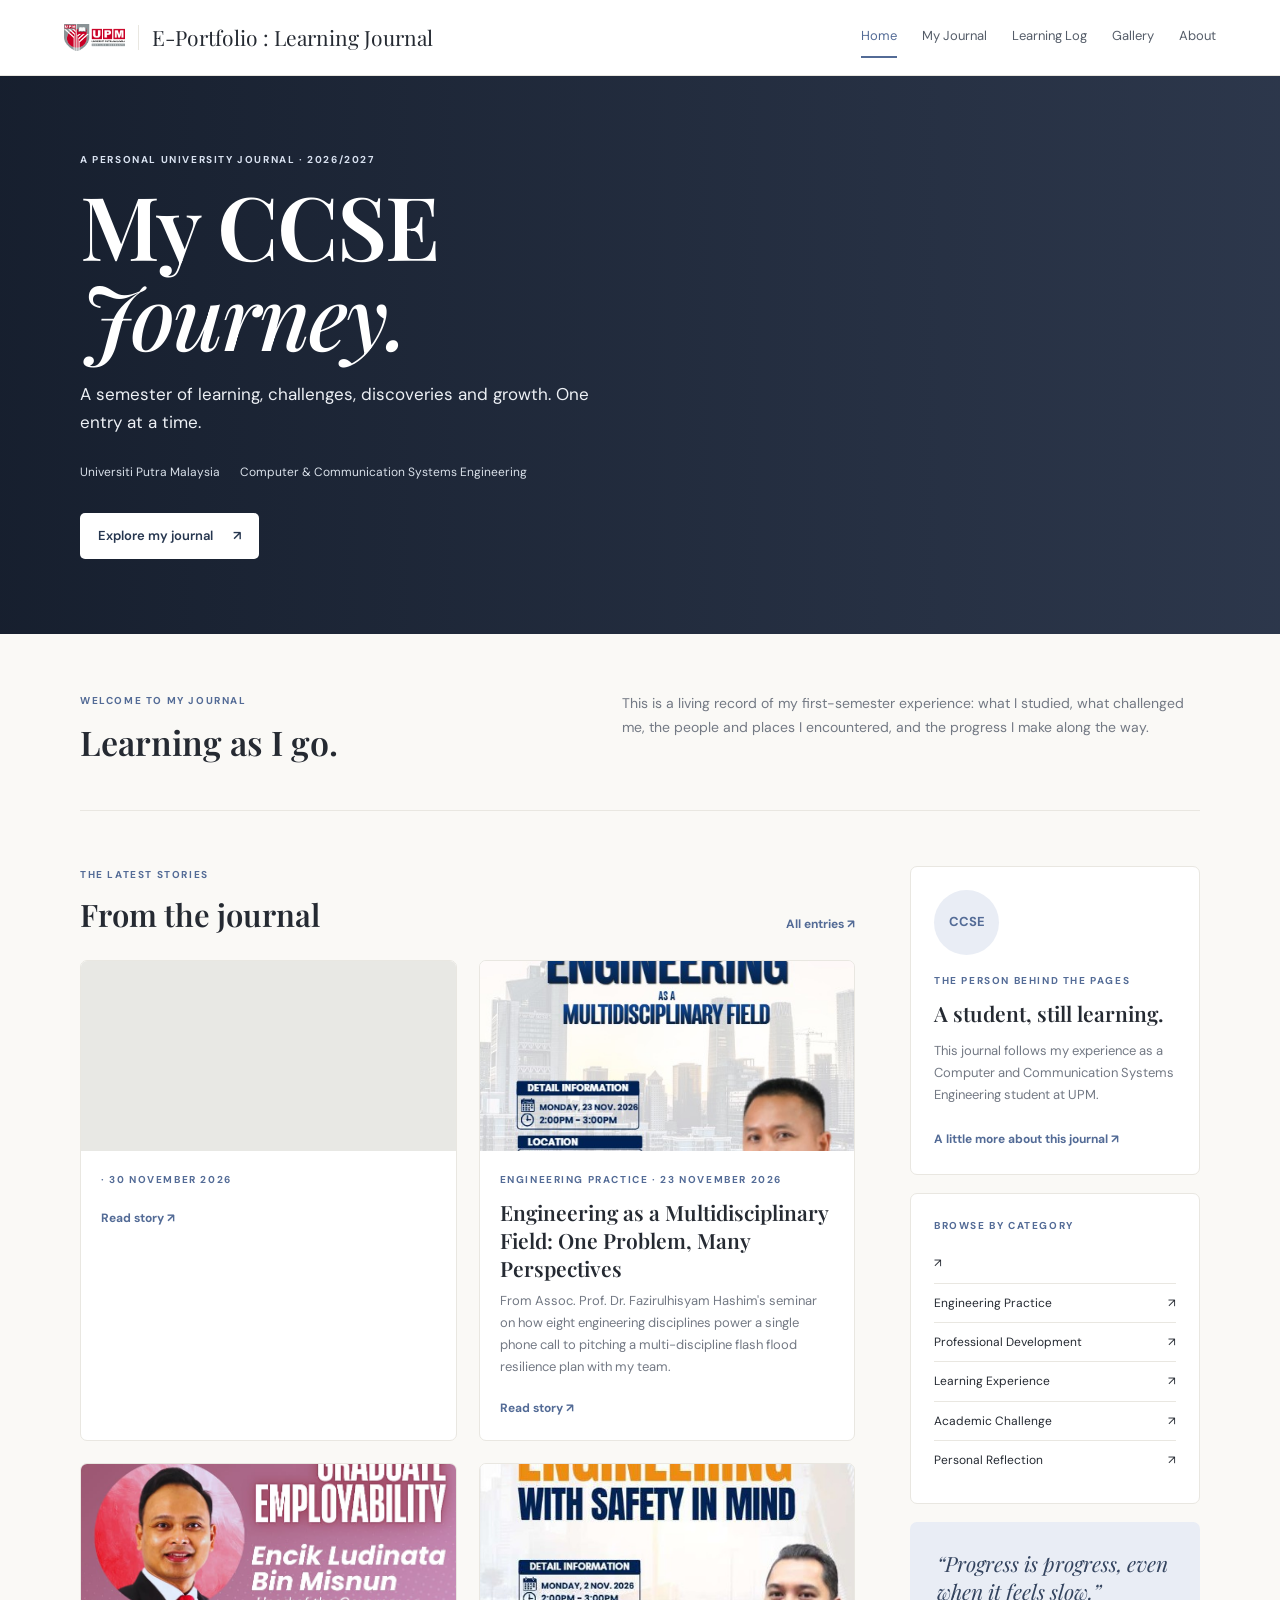
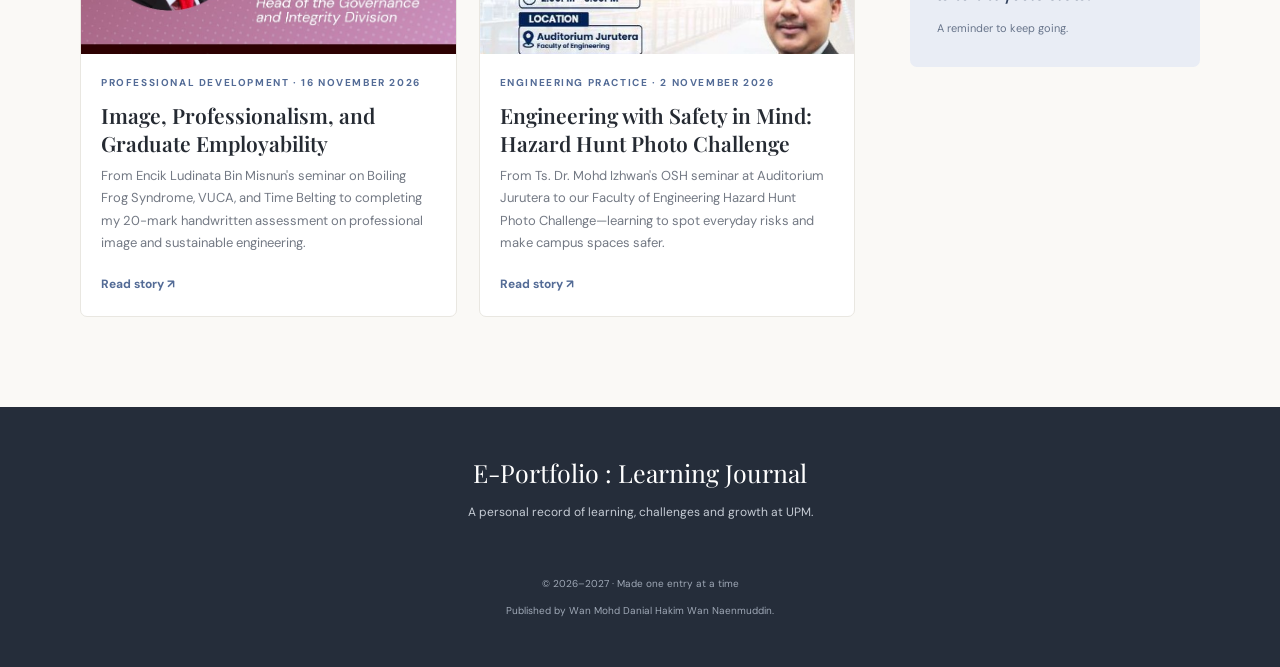
<file: index.html>
<!doctype html>
<html lang="en">
  <head>
    <meta charset="UTF-8" />
    <meta name="viewport" content="width=device-width, initial-scale=1.0" />
    <meta
      name="description"
      content="A personal digital journal documenting a semester of learning, challenges and growth in CCSE at UPM."
    />
    <title>E-Portfolio : Learning Journal — Home</title>
    <link rel="preconnect" href="https://fonts.googleapis.com" />
    <link rel="preconnect" href="https://fonts.gstatic.com" crossorigin />
    <link
      href="https://fonts.googleapis.com/css2?family=DM+Sans:wght@400;500;600;700&family=Playfair+Display:wght@500;600;700&display=swap"
      rel="stylesheet"
    />
    <link rel="stylesheet" href="assets/css/style.css?v=7" />
  </head>
  <body>
    <div id="site-header"></div>
    <main>
      <section class="hero">
        <div class="hero-shade"></div>
        <div class="hero-inner">
          <p class="eyebrow light">A PERSONAL UNIVERSITY JOURNAL · 2026/2027</p>
          <h1>My CCSE<br /><em>Journey.</em></h1>
          <p class="hero-copy">
            A semester of learning, challenges, discoveries and growth. One
            entry at a time.
          </p>
          <div class="hero-meta">
            <span>Universiti Putra Malaysia</span
            ><span>Computer &amp; Communication Systems Engineering</span>
          </div>
          <a class="button button-light" href="journal.html"
            >Explore my journal <span>↗</span></a
          >
        </div>
      </section>

      <section class="intro-strip wrap">
        <div>
          <p class="eyebrow">WELCOME TO MY JOURNAL</p>
          <h2>Learning as I go.</h2>
        </div>
        <p>
          This is a living record of my first-semester experience: what I
          studied, what challenged me, the people and places I encountered, and
          the progress I make along the way.
        </p>
      </section>

      <section class="wrap content-grid home-grid">
        <div>
          <div class="section-heading">
            <div>
              <p class="eyebrow">THE LATEST STORIES</p>
              <h2>From the journal</h2>
            </div>
            <a class="text-link" href="journal.html">All entries ↗</a>
          </div>
          <div id="latest-posts" class="post-grid"></div>
        </div>
        <aside class="sidebar">
          <section class="side-card author-card">
            <div class="avatar">CCSE</div>
            <p class="eyebrow">THE PERSON BEHIND THE PAGES</p>
            <h3>A student, still learning.</h3>
            <p>
              This journal follows my experience as a Computer and Communication
              Systems Engineering student at UPM.
            </p>
            <a class="text-link" href="about.html"
              >A little more about this journal ↗</a
            >
          </section>
          <section class="side-card">
            <p class="eyebrow">BROWSE BY CATEGORY</p>
            <div id="category-links" class="category-list"></div>
          </section>
          <section class="quote-card">
            <p>“Progress is progress, even when it feels slow.”</p>
            <span>A reminder to keep going.</span>
          </section>
        </aside>
      </section>
    </main>
    <div id="site-footer"></div>
    <script src="assets/js/site.js?v=7"></script>
    <script src="assets/js/data-loader.js?v=6"></script>
  </body>
</html>
</file>
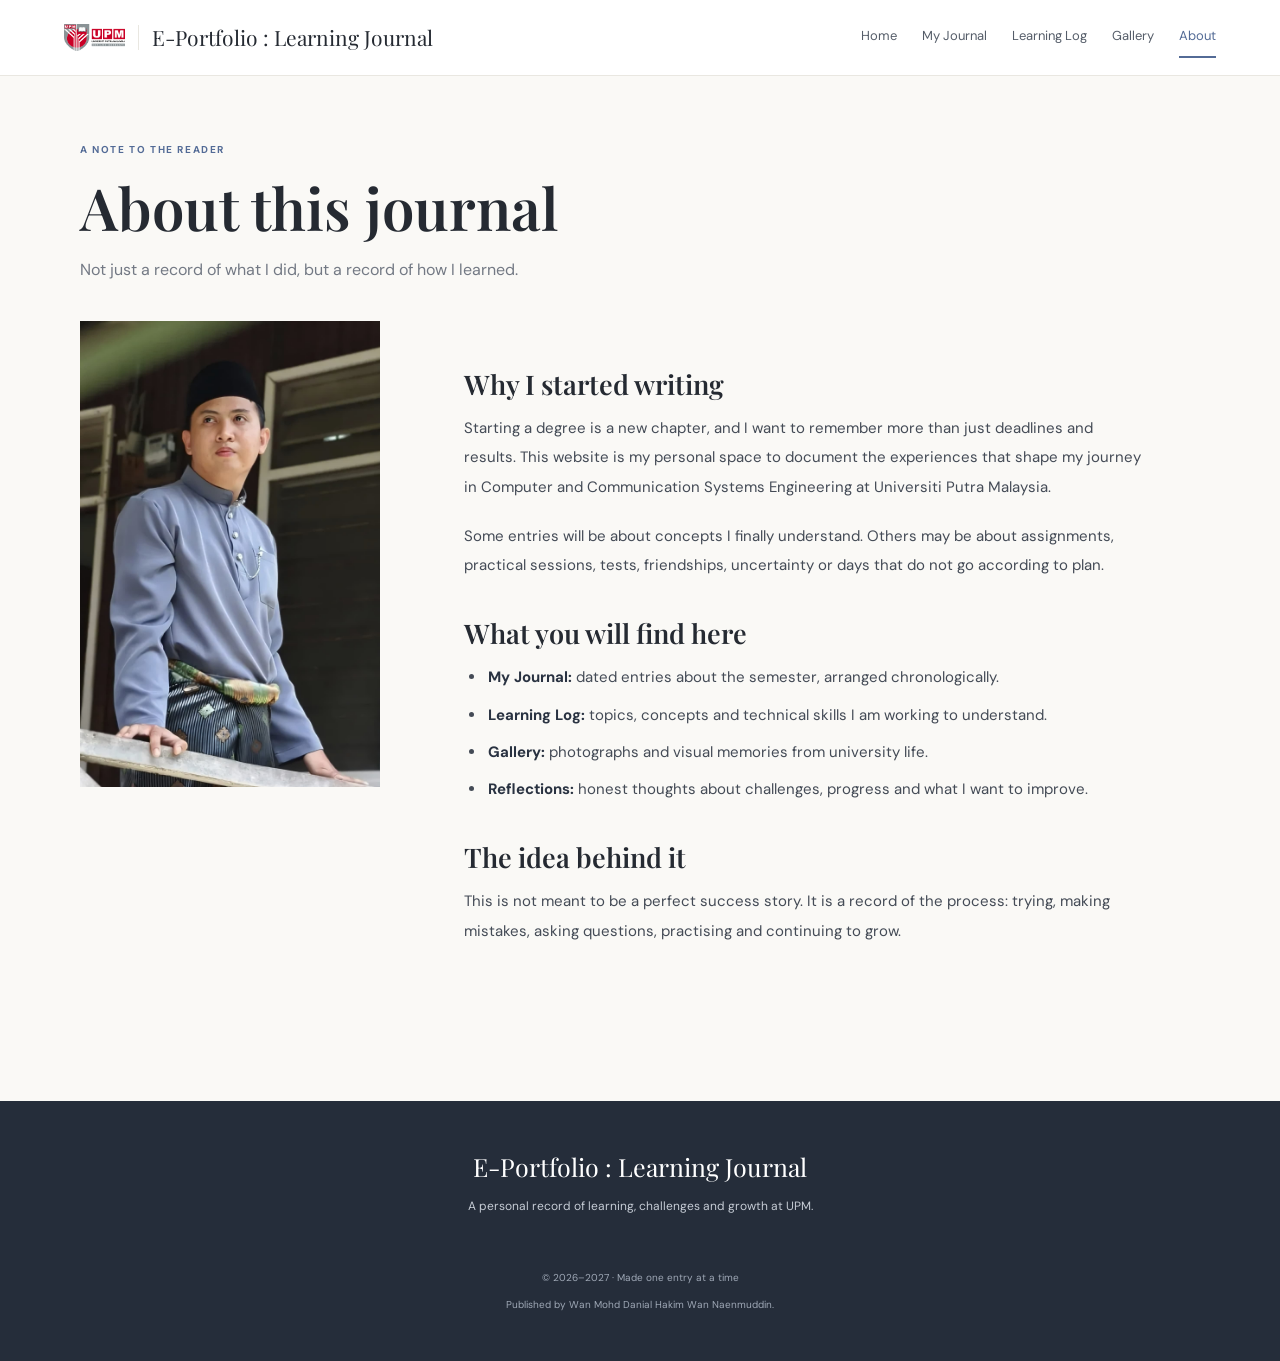
<file: about.html>
<!DOCTYPE html>
<html lang="en">
<head>
  <meta charset="UTF-8"><meta name="viewport" content="width=device-width, initial-scale=1.0">
  <title>E-Portfolio : Learning Journal — About</title>
  <link rel="preconnect" href="https://fonts.googleapis.com"><link rel="preconnect" href="https://fonts.gstatic.com" crossorigin>
  <link href="https://fonts.googleapis.com/css2?family=DM+Sans:wght@400;500;600;700&family=Playfair+Display:wght@500;600;700&display=swap" rel="stylesheet">
  <link rel="stylesheet" href="assets/css/style.css?v=7">
</head>
<body>
  <div id="site-header"></div>
  <main class="wrap page-main about-page">
    <header class="page-heading"><p class="eyebrow">A NOTE TO THE READER</p><h1>About this journal</h1><p>Not just a record of what I did, but a record of how I learned.</p></header>
    <div class="about-layout">
    <div class="about-image"> <img src="assets/images/profile/profile.jpeg" alt="Danny at Universiti Putra Malaysia" /> </div>      <article class="prose">
        <h2>Why I started writing</h2>
        <p>Starting a degree is a new chapter, and I want to remember more than just deadlines and results. This website is my personal space to document the experiences that shape my journey in Computer and Communication Systems Engineering at Universiti Putra Malaysia.</p>
        <p>Some entries will be about concepts I finally understand. Others may be about assignments, practical sessions, tests, friendships, uncertainty or days that do not go according to plan.</p>
        <h2>What you will find here</h2>
        <ul><li><strong>My Journal:</strong> dated entries about the semester, arranged chronologically.</li><li><strong>Learning Log:</strong> topics, concepts and technical skills I am working to understand.</li><li><strong>Gallery:</strong> photographs and visual memories from university life.</li><li><strong>Reflections:</strong> honest thoughts about challenges, progress and what I want to improve.</li></ul>
        <h2>The idea behind it</h2>
        <p>This is not meant to be a perfect success story. It is a record of the process: trying, making mistakes, asking questions, practising and continuing to grow.</p>
      </article>
    </div>
  </main>
  <div id="site-footer"></div>
  <script src="assets/js/site.js?v=7"></script>
</body>
</html>
</file>
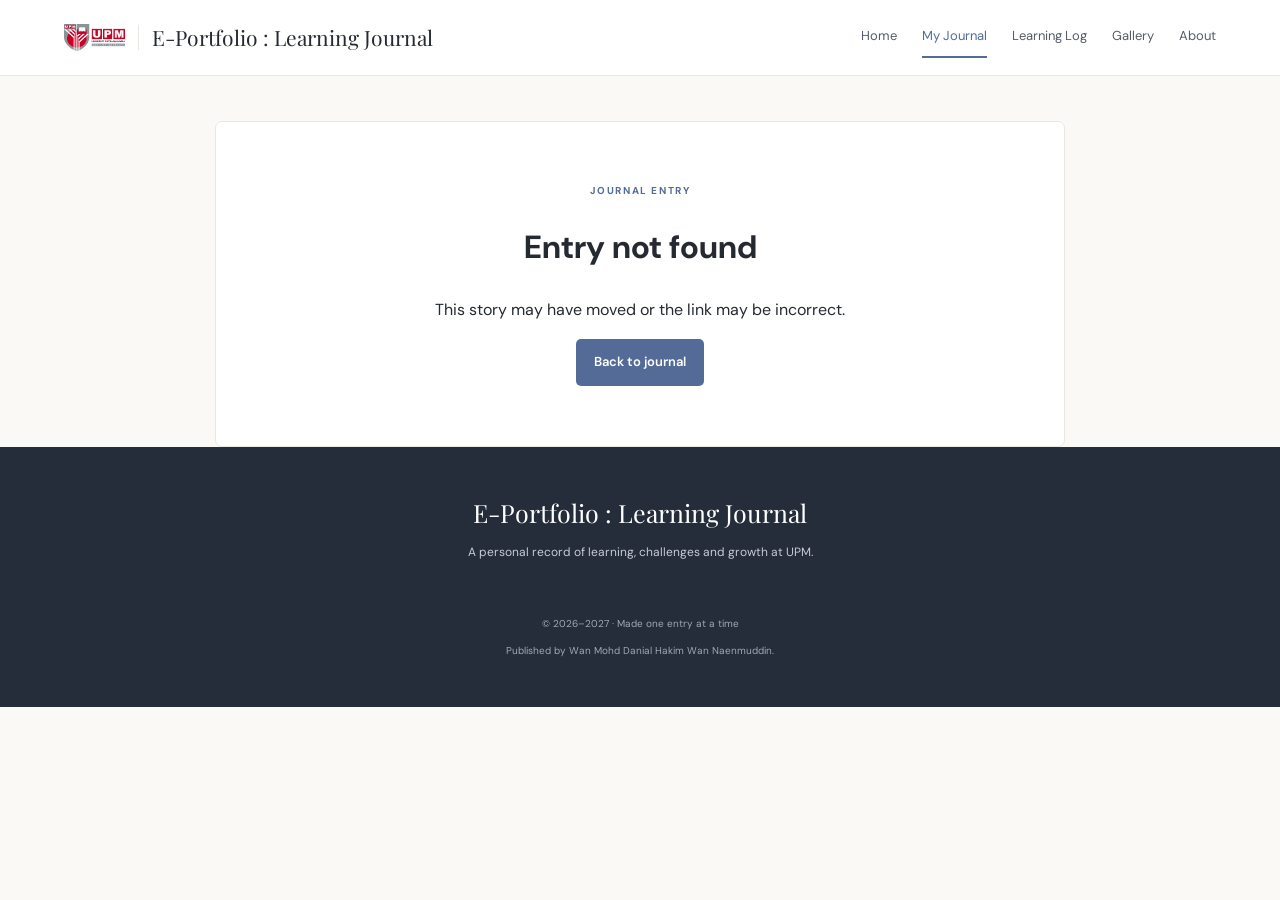
<file: article.html>
<!DOCTYPE html>
<html lang="en">
<head>
  <meta charset="UTF-8"><meta name="viewport" content="width=device-width, initial-scale=1.0">
  <title>Journal Entry — My CCSE Journey</title>
  <link rel="preconnect" href="https://fonts.googleapis.com"><link rel="preconnect" href="https://fonts.gstatic.com" crossorigin>
  <link href="https://fonts.googleapis.com/css2?family=DM+Sans:wght@400;500;600;700&family=Playfair+Display:wght@500;600;700&display=swap" rel="stylesheet">
  <link rel="stylesheet" href="assets/css/style.css?v=7">
</head>
<body>
  <div id="site-header"></div>
  <main class="wrap article-wrap" id="article-content">
    <p class="muted">Loading journal entry…</p>
  </main>
  <div id="site-footer"></div>
  <script src="assets/js/site.js?v=7"></script><script src="assets/js/data-loader.js?v=6"></script>
</body>
</html>
</file>
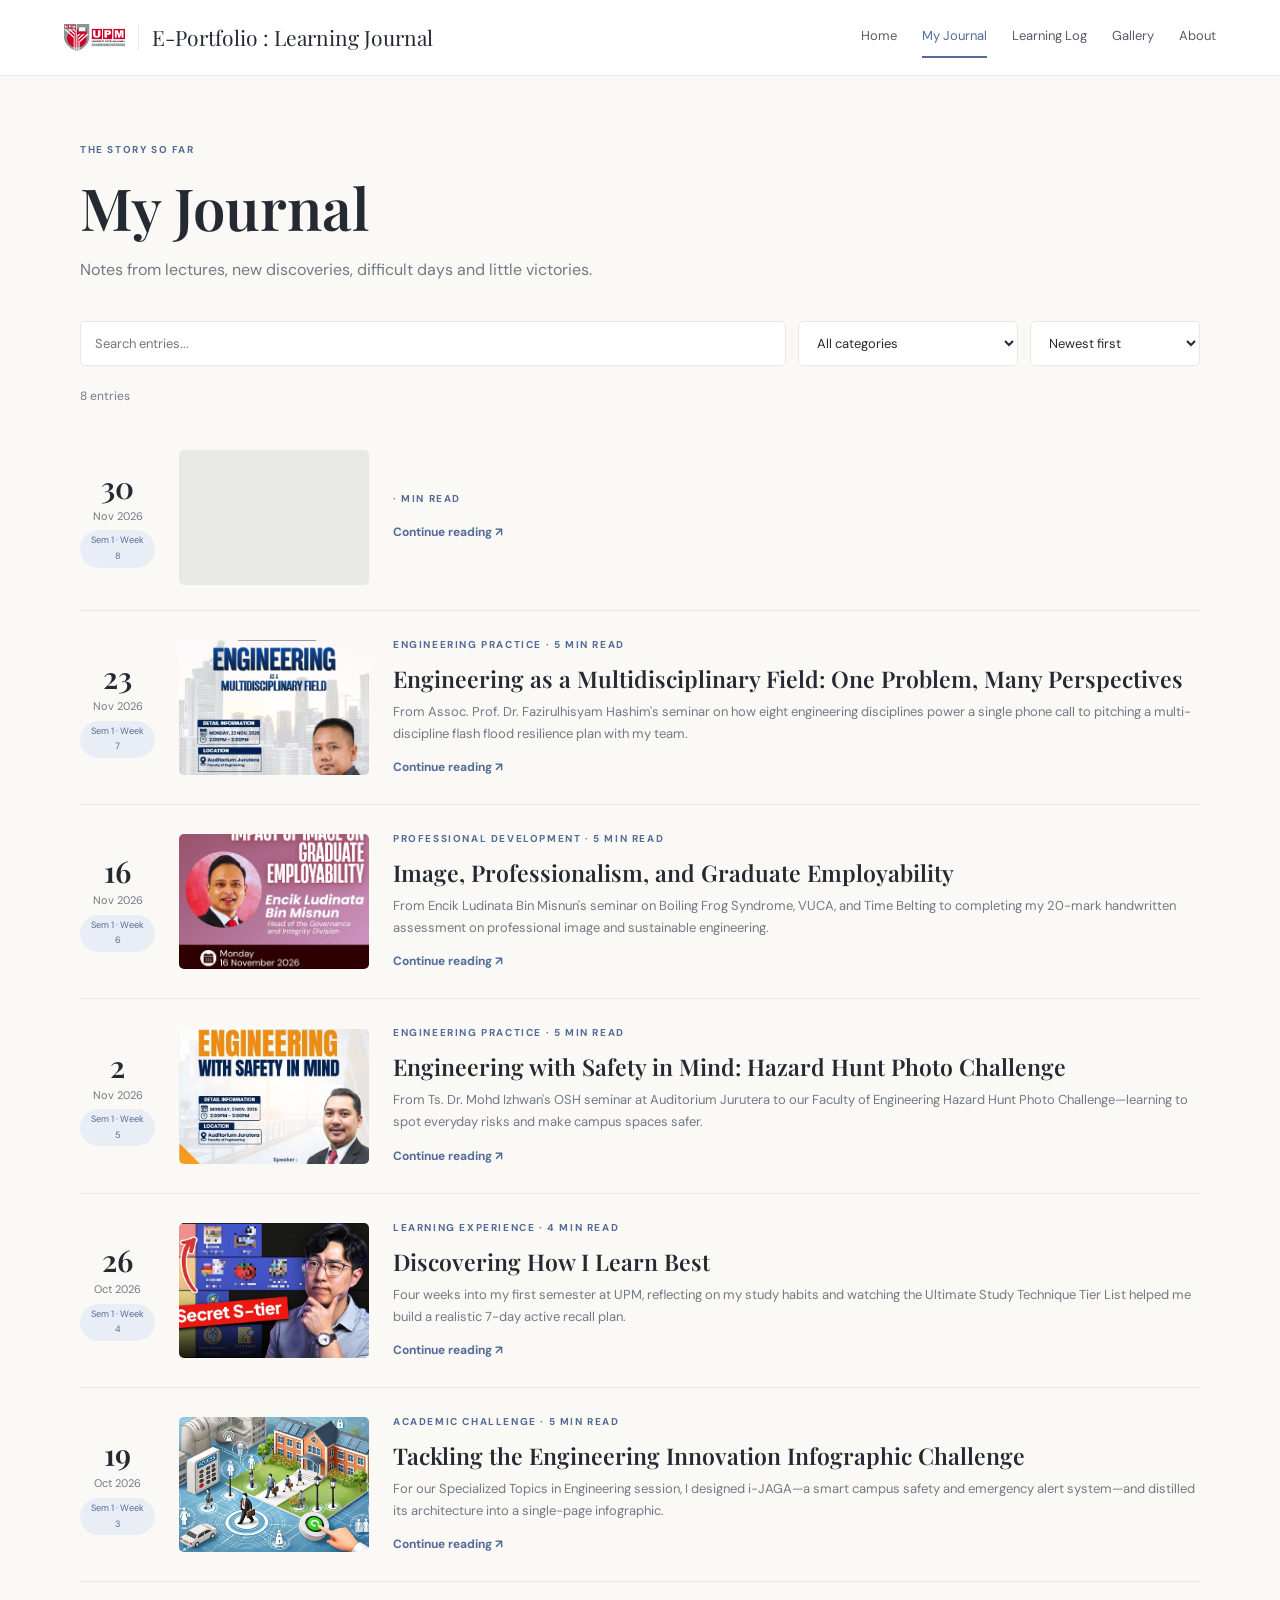
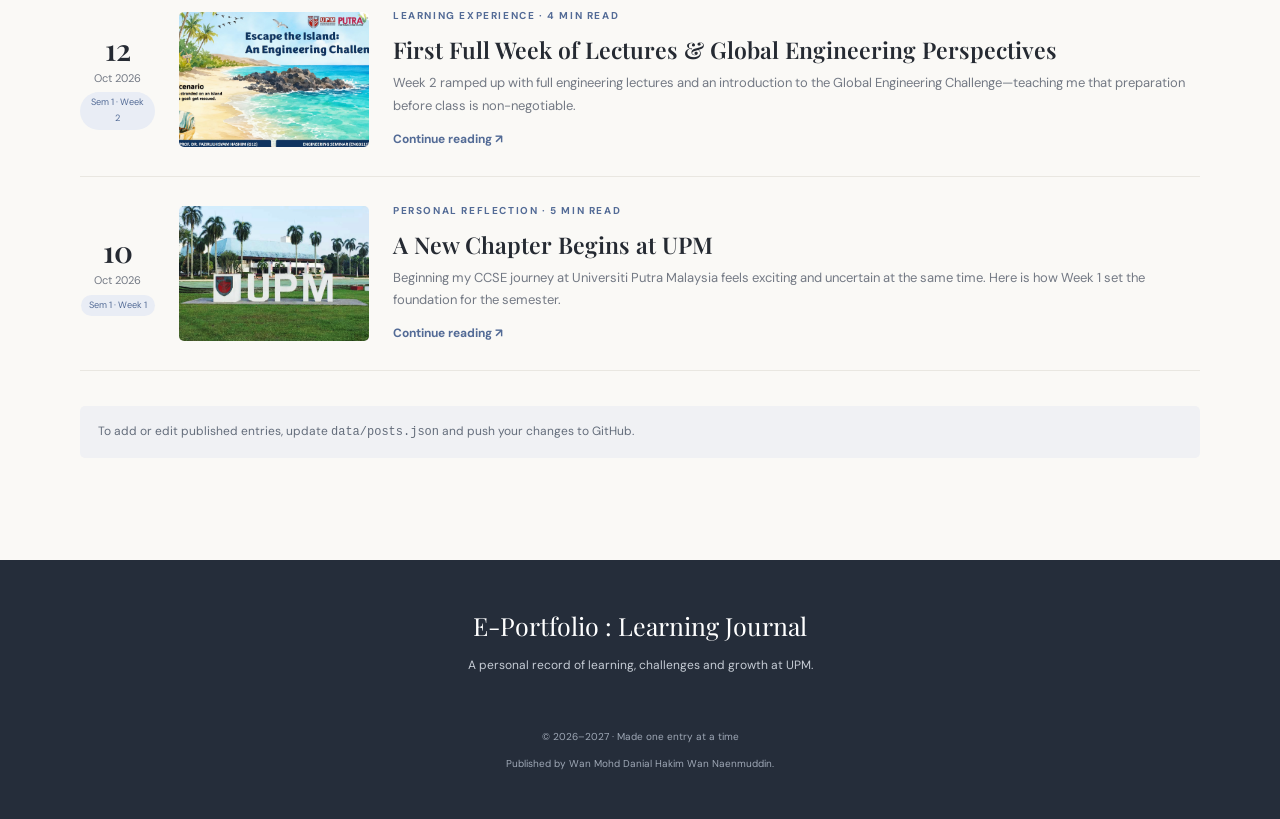
<file: journal.html>
<!doctype html>
<html lang="en">
  <head>
    <meta charset="UTF-8" />
    <meta name="viewport" content="width=device-width, initial-scale=1.0" />
    <title>E-Portfolio : Learning Journal — My Journal</title>
    <link rel="preconnect" href="https://fonts.googleapis.com" />
    <link rel="preconnect" href="https://fonts.gstatic.com" crossorigin />
    <link
      href="https://fonts.googleapis.com/css2?family=DM+Sans:wght@400;500;600;700&family=Playfair+Display:wght@500;600;700&display=swap"
      rel="stylesheet"
    />
    <link rel="stylesheet" href="assets/css/style.css?v=7" />
  </head>
  <body>
    <div id="site-header"></div>
    <main class="wrap page-main">
      <header class="page-heading">
        <p class="eyebrow">THE STORY SO FAR</p>
        <h1>My Journal</h1>
        <p>
          Notes from lectures, new discoveries, difficult days and little
          victories.
        </p>
      </header>
      <div class="journal-tools">
        <input
          id="search-input"
          type="search"
          placeholder="Search entries..."
          aria-label="Search journal entries"
        />
        <select id="category-filter" aria-label="Filter by category">
          <option value="all">All categories</option>
        </select>
        <select id="sort-order" aria-label="Sort entries">
          <option value="newest">Newest first</option>
          <option value="oldest">Oldest first</option>
        </select>
      </div>
      <p id="results-count" class="muted small"></p>
      <div id="journal-list" class="journal-list"></div>
      <p class="editor-note">
        To add or edit published entries, update
        <code>data/posts.json</code> and push your changes to GitHub.
      </p>
    </main>
    <div id="site-footer"></div>
    <script src="assets/js/site.js?v=7"></script>
    <script src="assets/js/data-loader.js?v=6"></script>
  </body>
</html>
</file>
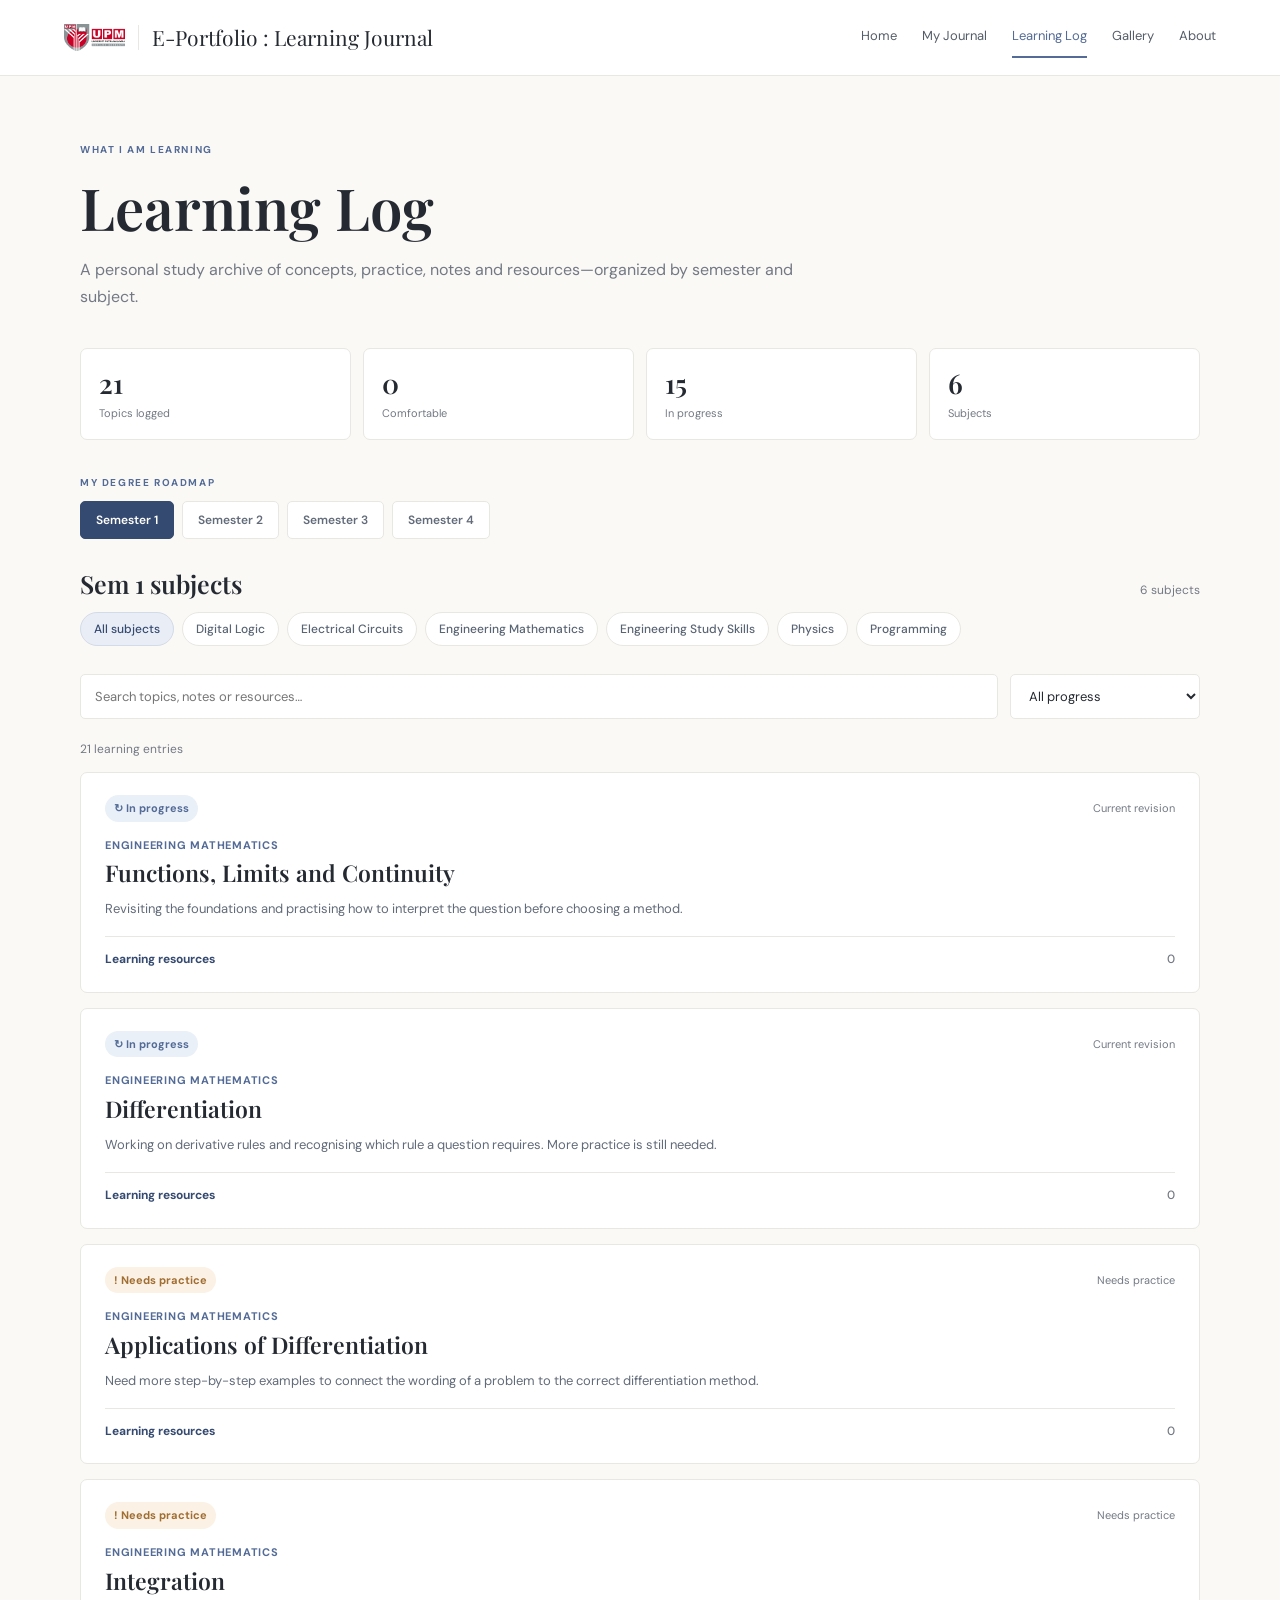
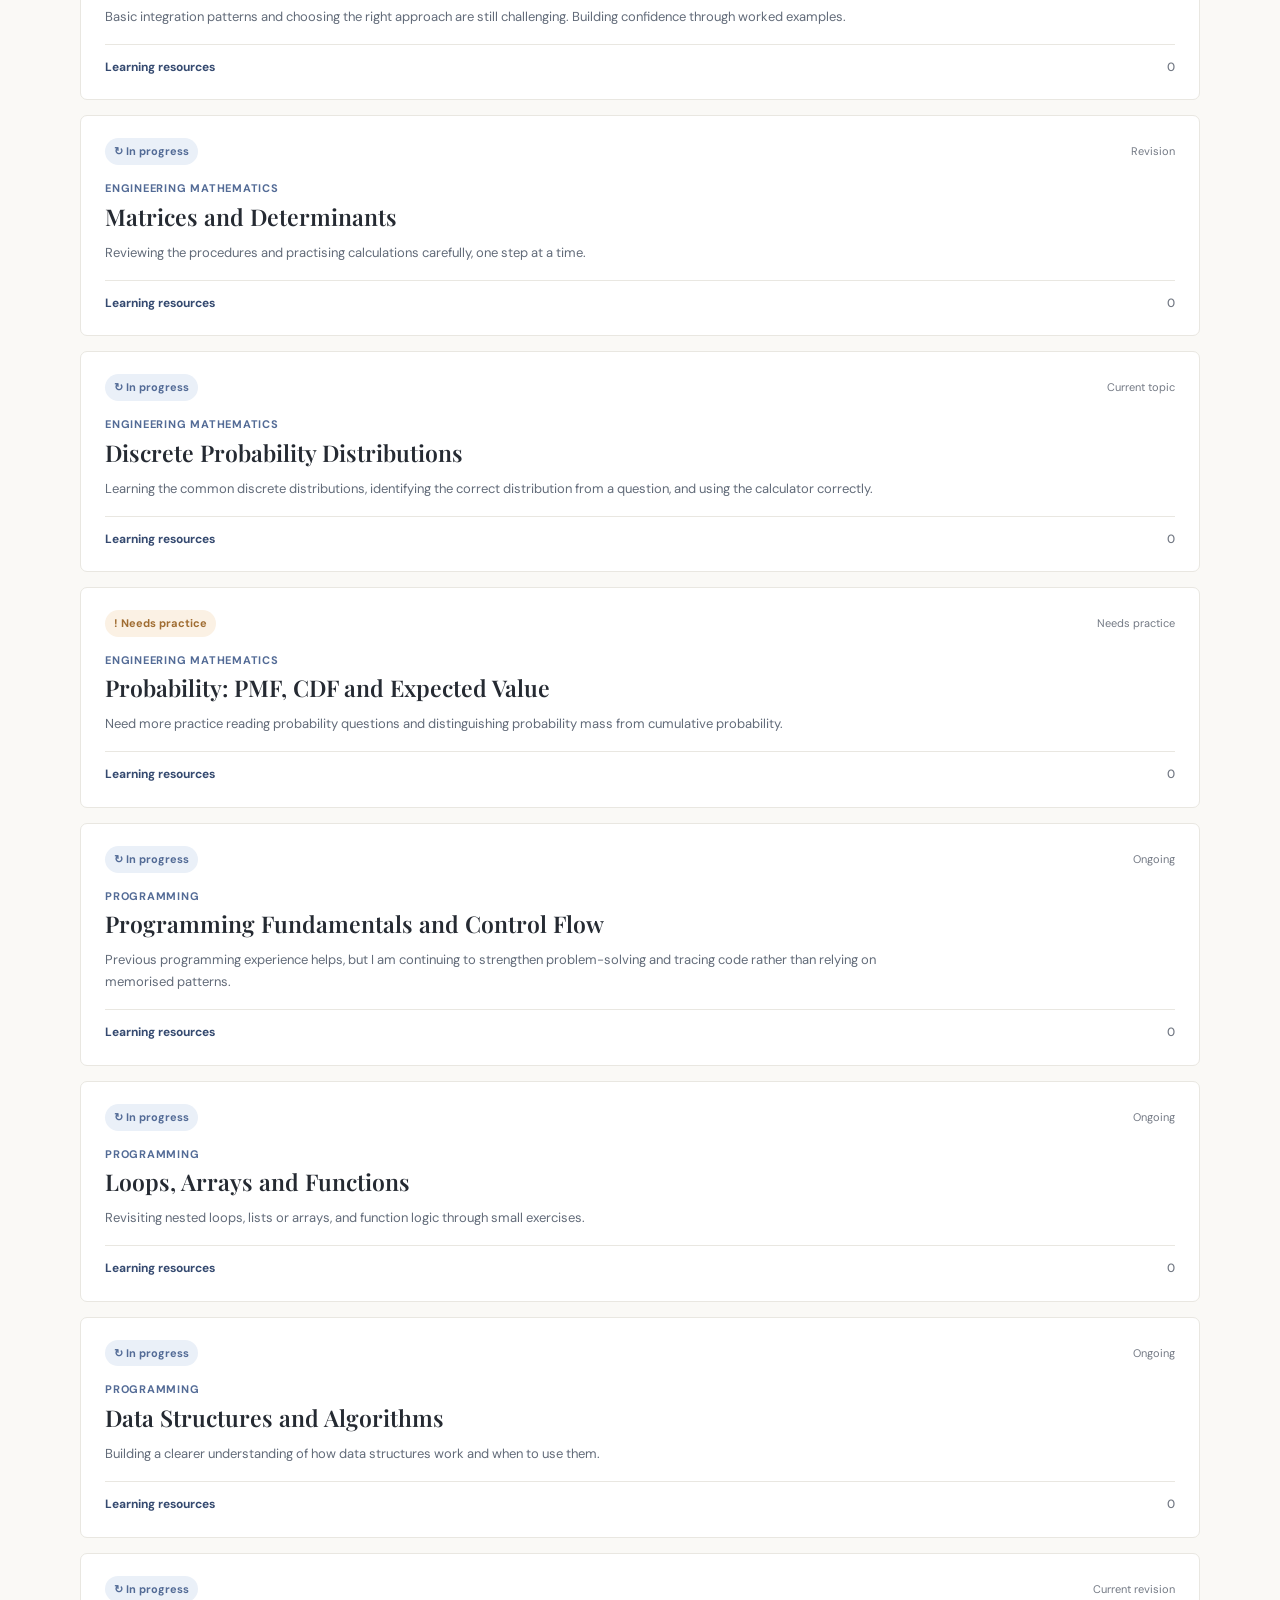
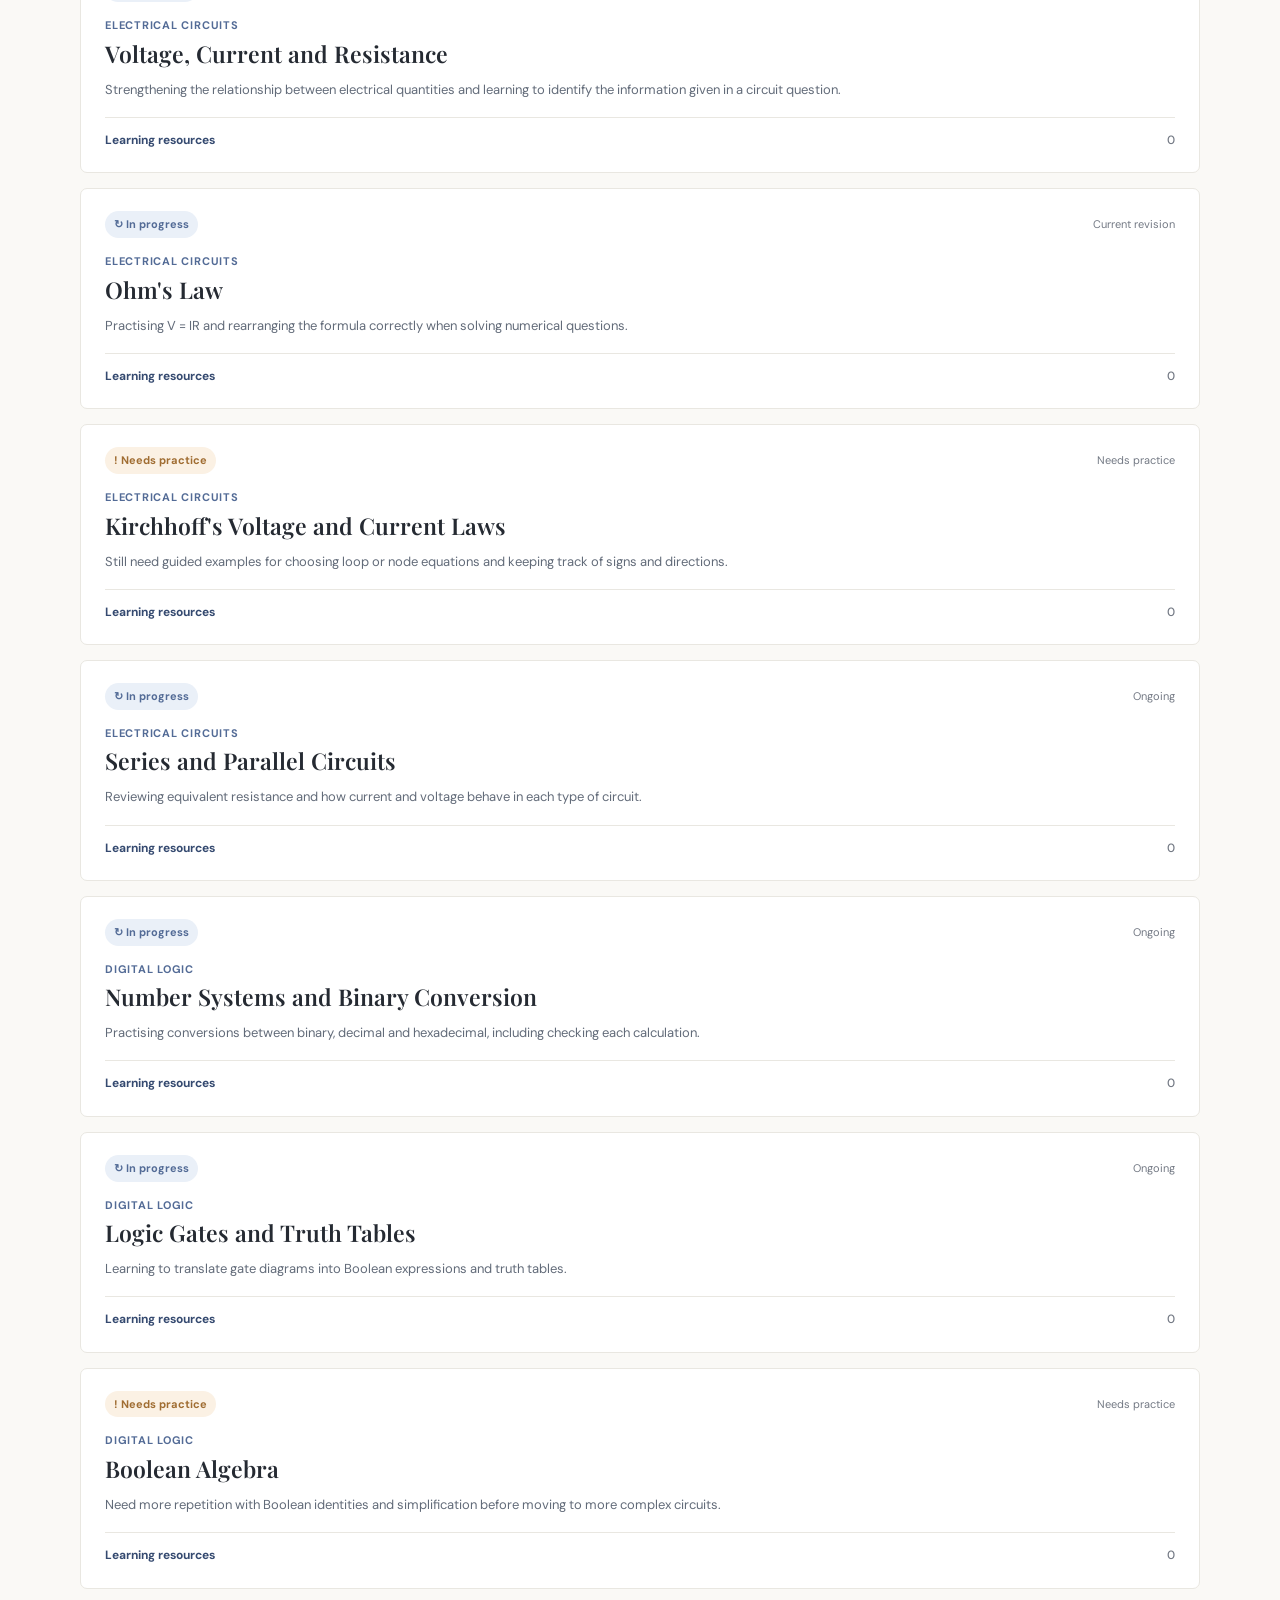
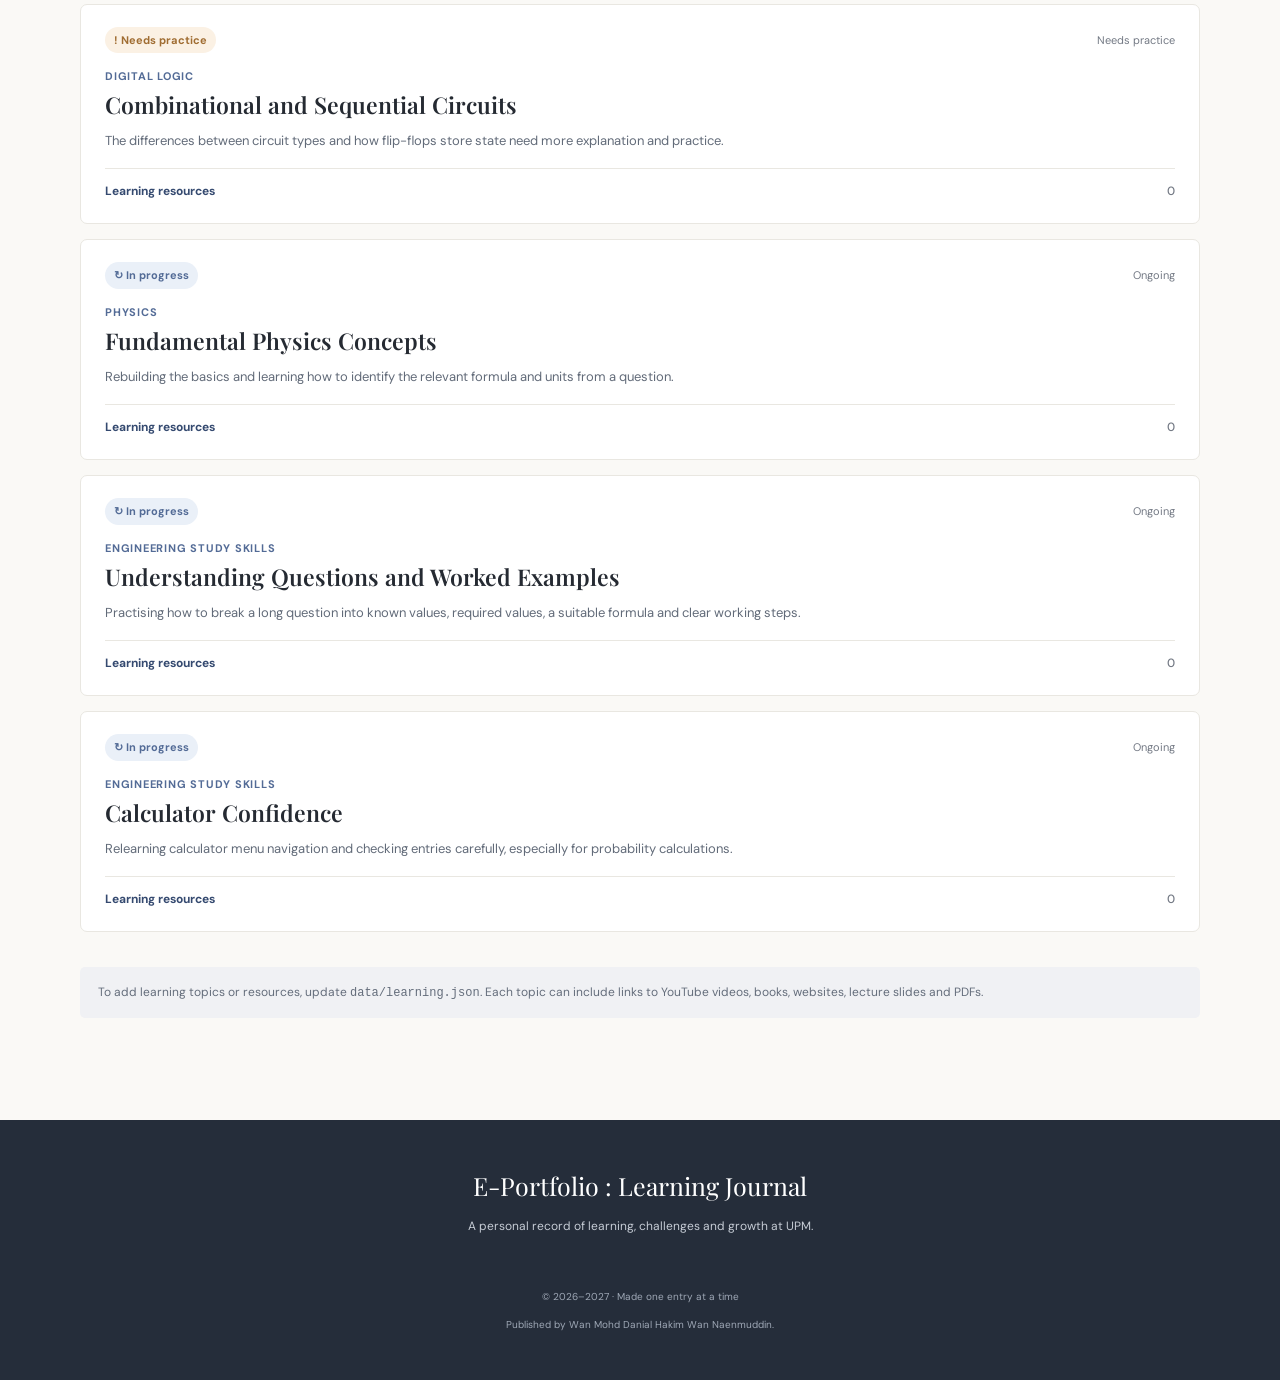
<file: learning-log.html>
<!DOCTYPE html>
<html lang="en">
<head>
  <meta charset="UTF-8"><meta name="viewport" content="width=device-width, initial-scale=1.0">
  <title>E-Portfolio : Learning Journal — Learning Log</title>
  <link rel="preconnect" href="https://fonts.googleapis.com"><link rel="preconnect" href="https://fonts.gstatic.com" crossorigin>
  <link href="https://fonts.googleapis.com/css2?family=DM+Sans:wght@400;500;600;700&family=Playfair+Display:wght@500;600;700&display=swap" rel="stylesheet">
  <link rel="stylesheet" href="assets/css/style.css?v=7">
</head>
<body>
  <div id="site-header"></div>
  <main class="wrap page-main learning-page">
    <header class="page-heading">
      <p class="eyebrow">WHAT I AM LEARNING</p>
      <h1>Learning Log</h1>
      <p>A personal study archive of concepts, practice, notes and resources—organized by semester and subject.</p>
    </header>

    <div class="ll-progress-strip">
      <div class="ll-stat"><span class="ll-stat-num" id="stat-topics">0</span><span class="ll-stat-label">Topics logged</span></div>
      <div class="ll-stat"><span class="ll-stat-num" id="stat-mastered">0</span><span class="ll-stat-label">Comfortable</span></div>
      <div class="ll-stat"><span class="ll-stat-num" id="stat-inprogress">0</span><span class="ll-stat-label">In progress</span></div>
      <div class="ll-stat"><span class="ll-stat-num" id="stat-subjects">0</span><span class="ll-stat-label">Subjects</span></div>
    </div>

    <section class="ll-semester-section">
      <p class="eyebrow">MY DEGREE ROADMAP</p>
      <div class="ll-semester-tabs" id="ll-semester-tabs" role="tablist" aria-label="Choose semester">
        <button class="ll-semester-tab active" data-semester="Sem 1" role="tab" aria-selected="true">Semester 1</button>
        <button class="ll-semester-tab" data-semester="Sem 2" role="tab" aria-selected="false">Semester 2</button>
        <button class="ll-semester-tab" data-semester="Sem 3" role="tab" aria-selected="false">Semester 3</button>
        <button class="ll-semester-tab" data-semester="Sem 4" role="tab" aria-selected="false">Semester 4</button>
      </div>
    </section>

    <section class="ll-subject-section">
      <div class="ll-section-heading"><h2 id="ll-semester-title">Semester 1 subjects</h2><span id="ll-subject-count" class="muted small"></span></div>
      <div class="ll-subject-nav" id="ll-subject-filter" role="group" aria-label="Filter by subject">
        <button class="ll-filter-btn active" data-subject="all">All subjects</button>
      </div>
    </section>

    <div class="journal-tools ll-tools">
      <input id="ll-search" type="search" placeholder="Search topics, notes or resources…" aria-label="Search learning log">
      <select id="ll-status-filter" aria-label="Filter by progress">
        <option value="all">All progress</option>
        <option value="mastered">Comfortable</option>
        <option value="in-progress">In progress</option>
        <option value="struggling">Needs practice</option>
      </select>
    </div>
    <p id="ll-results-count" class="muted small"></p>
    <div id="ll-grid" class="ll-entry-list"></div>
    <p class="editor-note">To add learning topics or resources, update <code>data/learning.json</code>. Each topic can include links to YouTube videos, books, websites, lecture slides and PDFs.</p>
  </main>
  <div id="site-footer"></div>
  <script src="assets/js/site.js?v=7"></script>
  <script src="assets/js/data-loader.js?v=5"></script>
</body>
</html>
</file>
<file: assets/css/style.css>
:root {
  --paper: #faf9f6;
  --white: #fff;
  --ink: #252a32;
  --muted: #737984;
  --blue: #536b96;
  --blue-dark: #354a70;
  --line: #e9e7e1;
  --soft: #f0f1f4;
  --serif: "Playfair Display", Georgia, serif;
  --sans: "DM Sans", Arial, sans-serif;
}
* {
  box-sizing: border-box;
}
html {
  scroll-behavior: smooth;
}
body {
  margin: 0;
  background: var(--paper);
  color: var(--ink);
  font-family: var(--sans);
  line-height: 1.7;
}
a {
  color: inherit;
  text-decoration: none;
}
img {
  display: block;
  max-width: 100%;
}
.topbar {
  min-height: 76px;
  padding: 12px max(5%, calc((100% - 1200px) / 2));
  display: flex;
  align-items: center;
  justify-content: space-between;
  gap: 25px;
  background: rgba(255, 255, 255, 0.96);
  border-bottom: 1px solid var(--line);
  position: relative;
  z-index: 5;
}
.brand {
  display: flex;
  align-items: center;
  gap: 13px;
  white-space: nowrap;
}
.brand-mark {
  height: 28px;
  width: auto;
  display: block;
  object-fit: contain;
}
.brand-divider {
  height: 25px;
  width: 1px;
  background: var(--line);
}
.brand-name,
.footer-brand {
  font-family: var(--serif);
  font-size: 21px;
  font-style: bold;
}
.main-nav {
  display: flex;
  gap: 25px;
  align-items: center;
}
.main-nav a {
  font-size: 13px;
  color: #555d69;
  padding: 8px 0;
  border-bottom: 2px solid transparent;
}
.main-nav a:hover,
.main-nav a[aria-current="page"] {
  color: var(--blue);
  border-color: var(--blue);
}
.hero {
  min-height: 510px;
  position: relative;
  display: flex;
  align-items: center;
  color: white;
  background: #303b50
    url("https://upm.edu.my/upload/imej/kandungan/desktop/20170505082526web_2.jpg")
    center 48% / cover no-repeat;
}
.hero-shade {
  position: absolute;
  inset: 0;
  background: linear-gradient(
    90deg,
    rgba(17, 25, 39, 0.82),
    rgba(17, 25, 39, 0.35) 65%,
    rgba(17, 25, 39, 0.12)
  );
}
.hero-inner {
  position: relative;
  width: min(1120px, 90%);
  margin: auto;
  padding: 75px 0;
}
.eyebrow {
  font-size: 10px;
  font-weight: 700;
  letter-spacing: 1.6px;
  text-transform: uppercase;
  color: var(--blue);
  margin: 0 0 10px;
}
.eyebrow.light {
  color: #d9e2f1;
}
.hero h1 {
  font: 600 clamp(52px, 8vw, 88px)/1.02 var(--serif);
  margin: 12px 0 20px;
  letter-spacing: -2px;
}
.hero h1 em {
  font-weight: 500;
}
.hero-copy {
  font-size: 17px;
  color: #edf0f5;
  max-width: 520px;
}
.hero-meta {
  display: flex;
  gap: 20px;
  flex-wrap: wrap;
  color: #d9e0e9;
  font-size: 12px;
  margin: 25px 0 30px;
}
.button {
  display: inline-flex;
  gap: 20px;
  align-items: center;
  background: var(--blue);
  color: white;
  border-radius: 5px;
  padding: 12px 18px;
  font-size: 13px;
  font-weight: 600;
}
.button:hover {
  background: var(--blue-dark);
}
.button-light {
  background: white;
  color: #26364f;
}
.button-light:hover {
  background: #e9edf4;
}
.wrap {
  width: min(1120px, 90%);
  margin: auto;
}
.intro-strip {
  display: grid;
  grid-template-columns: 1fr 1.2fr;
  gap: 60px;
  padding: 58px 0 45px;
  border-bottom: 1px solid var(--line);
}
h2,
h3 {
  line-height: 1.25;
}
.intro-strip h2,
.section-heading h2,
.page-heading h1 {
  font: 600 34px var(--serif);
  margin: 0;
}
.intro-strip > p {
  color: var(--muted);
  font-size: 14px;
  margin: 0;
  max-width: 620px;
}
.content-grid {
  display: grid;
  grid-template-columns: minmax(0, 1fr) 290px;
  gap: 55px;
  padding-top: 55px;
  padding-bottom: 90px;
}
.section-heading {
  display: flex;
  justify-content: space-between;
  align-items: end;
  gap: 15px;
  margin-bottom: 25px;
}
.section-heading h2 {
  font-size: 31px;
}
.text-link {
  font-size: 12px;
  font-weight: 700;
  color: var(--blue);
}
.text-link:hover {
  color: var(--blue-dark);
  text-decoration: underline;
}
.post-grid {
  display: grid;
  grid-template-columns: repeat(2, minmax(0, 1fr));
  gap: 22px;
}
.post-card {
  background: white;
  border: 1px solid var(--line);
  border-radius: 7px;
  overflow: hidden;
  transition:
    transform 0.2s,
    box-shadow 0.2s;
}
.post-card:hover {
  transform: translateY(-3px);
  box-shadow: 0 12px 28px rgba(30, 40, 55, 0.07);
}
.post-image-link img {
  width: 100%;
  height: 190px;
  object-fit: cover;
  background: #e8e8e4;
}
.post-card-body {
  padding: 20px;
}
.post-card h3 {
  font: 600 21px var(--serif);
  margin: 7px 0;
}
.post-card-body > p:not(.eyebrow) {
  font-size: 13px;
  color: var(--muted);
  margin: 8px 0 15px;
}
.sidebar {
  display: flex;
  flex-direction: column;
  gap: 18px;
}
.side-card {
  background: white;
  border: 1px solid var(--line);
  border-radius: 7px;
  padding: 23px;
}
.avatar {
  width: 65px;
  height: 65px;
  border-radius: 50%;
  background: #e9edf5;
  color: var(--blue);
  display: grid;
  place-items: center;
  font-size: 13px;
  font-weight: 700;
  margin-bottom: 17px;
}
.side-card h3 {
  font: 600 21px var(--serif);
  margin: 5px 0 9px;
}
.side-card p:not(.eyebrow) {
  font-size: 13px;
  color: var(--muted);
}
.side-card .text-link {
  display: inline-block;
  margin-top: 10px;
}
.category-list {
  display: grid;
}
.category-list a {
  display: flex;
  justify-content: space-between;
  padding: 9px 0;
  border-bottom: 1px solid var(--line);
  font-size: 12px;
}
.category-list a:last-child {
  border: 0;
}
.quote-card {
  padding: 27px;
  background: #e9edf5;
  border-radius: 7px;
  color: #34445f;
}
.quote-card p {
  font: italic 21px var(--serif);
  margin: 0 0 8px;
}
.quote-card span {
  font-size: 11px;
  color: #68758b;
}
.page-main {
  padding-top: 65px;
  padding-bottom: 90px;
  min-height: 65vh;
}
.page-heading {
  max-width: 720px;
  margin-bottom: 38px;
}
.page-heading h1 {
  font-size: clamp(42px, 6vw, 58px);
  margin: 0 0 10px;
}
.page-heading > p:last-child {
  color: var(--muted);
  margin: 0;
}
.journal-tools {
  display: grid;
  grid-template-columns: 1fr 220px 170px;
  gap: 12px;
  margin-bottom: 20px;
}
.journal-tools input,
.journal-tools select {
  font: 13px var(--sans);
  padding: 12px 14px;
  border: 1px solid var(--line);
  border-radius: 5px;
  background: white;
  color: var(--ink);
  min-width: 0;
}
.muted {
  color: var(--muted);
}
.small {
  font-size: 12px;
}
.journal-list {
  margin-top: 18px;
}
.journal-row {
  display: grid;
  grid-template-columns: 75px 190px minmax(0, 1fr);
  gap: 24px;
  padding: 25px 0;
  border-bottom: 1px solid var(--line);
  align-items: center;
}
.journal-date {
  display: flex;
  flex-direction: column;
  align-items: center;
  color: var(--muted);
  font-size: 11px;
  text-align: center;
}
.journal-date strong {
  font: 600 30px var(--serif);
  color: var(--ink);
}
.journal-date small {
  margin-top: 5px;
  background: #e9edf5;
  color: var(--blue);
  padding: 3px 8px;
  border-radius: 20px;
}
.journal-thumb img {
  width: 190px;
  height: 135px;
  object-fit: cover;
  border-radius: 5px;
  background: #e8e8e4;
}
.journal-row-copy h2 {
  font: 600 23px var(--serif);
  margin: 5px 0;
}
.journal-row-copy > p:not(.eyebrow) {
  font-size: 13px;
  color: var(--muted);
  margin: 7px 0;
}
.editor-note,
.gallery-note {
  padding: 15px 18px;
  background: #f0f1f4;
  border-radius: 5px;
  color: #646d7b;
  font-size: 12px;
  margin-top: 35px;
}
.empty-state {
  text-align: center;
  padding: 60px 20px;
  background: white;
  border: 1px solid var(--line);
  border-radius: 7px;
}
.empty-state h2 {
  font: 600 28px var(--serif);
}
.article-wrap {
  max-width: 850px;
  padding-top: 45px;
}
.back-link {
  font-size: 12px;
  color: var(--blue);
  font-weight: 700;
}
.full-article {
  padding-top: 40px;
}
.article-header {
  text-align: center;
  max-width: 760px;
  margin: 0 auto 35px;
}
.article-header h1 {
  font: 600 clamp(39px, 6vw, 58px)/1.15 var(--serif);
  margin: 10px 0;
}
.article-meta {
  font-size: 12px;
  color: var(--muted);
}
.article-meta span {
  padding: 0 8px;
}
.article-excerpt {
  font: italic 18px var(--serif);
  color: #687184;
  margin: 22px auto 0;
  max-width: 650px;
}
.article-cover {
  width: 100%;
  max-height: 470px;
  object-fit: cover;
  border-radius: 7px;
  background: #e8e8e4;
}
.prose {
  max-width: 680px;
  margin: 45px auto;
  font-size: 15px;
  line-height: 1.95;
  color: #444b56;
}
.prose h2 {
  font: 600 27px var(--serif);
  margin: 35px 0 12px;
  color: var(--ink);
}
.prose p {
  margin: 0 0 20px;
}
.prose li {
  margin: 8px 0;
}
.signature {
  font: italic 22px var(--serif);
  color: var(--blue);
  margin-top: 35px !important;
}
.article-end {
  text-align: center;
  border-top: 1px solid var(--line);
  padding-top: 30px;
}
.gallery-note {
  margin: -10px 0 28px;
}
.gallery-grid {
  display: grid;
  grid-template-columns: repeat(3, 1fr);
  gap: 20px;
}
.gallery-item {
  margin: 0;
  background: white;
  border: 1px solid var(--line);
  border-radius: 6px;
  overflow: hidden;
}
.gallery-item img {
  width: 100%;
  height: 230px;
  object-fit: cover;
  background: #e8e8e4;
}
.gallery-item figcaption {
  padding: 15px;
}
.gallery-item figcaption strong,
.gallery-item figcaption span {
  display: block;
}
.gallery-item figcaption strong {
  font: 600 18px var(--serif);
}
.gallery-item figcaption span {
  font-size: 12px;
  color: var(--muted);
  margin-top: 4px;
}
.about-layout {
  display: grid;
  grid-template-columns: 300px minmax(0, 1fr);
  gap: 28px; /* Reduced from 55px */
  align-items: start;
}

.about-page .prose h2:first-child {
  margin-top: 0; /* Removes top margin pushing "Why I started writing" down */
}

.about-image {
  min-height: 390px;
  background: linear-gradient(145deg, #dce3ed, #f0eee8);
  border-radius: 7px;
  display: grid;
  place-items: center;
  text-align: center;
  color: #68758b;
  font: italic 22px var(--serif);
}
.prose ul {
  padding-left: 22px;
}
.site-footer {
  background: #252d3a;
  color: white;
  text-align: center;
  padding: 45px 20px;
}
.footer-brand {
  font-size: 25px;
}
.site-footer p {
  font-size: 12px;
  color: #c6ccd5;
  margin: 8px 0 18px;
}
.site-footer small {
  font-size: 10px;
  color: #9fa8b6;
}

/* ── Journal pagination ── */
.pagination {
  display: flex;
  align-items: center;
  justify-content: center;
  gap: 8px;
  padding: 32px 0 10px;
  flex-wrap: wrap;
}
.page-btn {
  font: 600 13px var(--sans);
  padding: 8px 14px;
  border: 1px solid var(--line);
  border-radius: 5px;
  background: white;
  color: var(--ink);
  cursor: pointer;
  transition:
    background 0.15s,
    color 0.15s,
    border-color 0.15s;
}
.page-btn:hover:not([disabled]):not(.active) {
  background: var(--soft);
  border-color: #c9cdd8;
}
.page-btn.active {
  background: var(--blue);
  color: white;
  border-color: var(--blue);
}
.page-btn[disabled] {
  opacity: 0.4;
  cursor: not-allowed;
}
.page-prev,
.page-next {
  padding: 8px 16px;
}
.page-numbers {
  display: flex;
  gap: 5px;
  flex-wrap: wrap;
}

/* ── Article photo gallery ── */
.article-photos {
  margin: 50px 0 10px;
}
.article-photos__heading {
  font: 600 24px var(--serif);
  margin: 0 0 18px;
  color: var(--ink);
}
.article-photo-grid {
  display: grid;
  gap: 14px;
}
.article-photo-grid.photo-gallery-single {
  grid-template-columns: 1fr;
}
.article-photo-grid.photo-gallery-pair {
  grid-template-columns: repeat(2, 1fr);
}
.article-photo-grid.photo-gallery-trio {
  grid-template-columns: repeat(2, 1fr);
  grid-template-rows: auto auto;
}
.gallery-photo {
  margin: 0;
  position: relative;
  overflow: hidden;
  border-radius: 7px;
  background: #e8e8e4;
}
.gallery-photo img {
  width: 100%;
  height: 220px;
  object-fit: cover;
  display: block;
  transition: transform 0.3s;
}
.gallery-photo:hover img {
  transform: scale(1.03);
}
.gallery-photo--featured {
  grid-column: 1 / -1;
}
.gallery-photo--featured img {
  height: 340px;
}
.gallery-photo figcaption {
  padding: 10px 14px;
  font-size: 12px;
  color: var(--muted);
  background: white;
  border: 1px solid var(--line);
  border-top: none;
  border-radius: 0 0 7px 7px;
}

/* ── Article attachments (before footer) ── */
.article-attachments {
  max-width: 850px;
  margin: 0 auto;
  padding: 40px min(5%, calc((100% - 850px) / 2)) 55px;
  border-top: 1px solid var(--line);
}
.article-attachments__heading {
  font: 600 24px var(--serif);
  margin: 0 0 6px;
  color: var(--ink);
}
.article-attachments__sub {
  font-size: 13px;
  color: var(--muted);
  margin: 0 0 22px;
}
.attachment-list {
  display: grid;
  gap: 10px;
}
.attachment-item {
  display: flex;
  align-items: center;
  gap: 14px;
  padding: 14px 18px;
  background: white;
  border: 1px solid var(--line);
  border-radius: 7px;
  text-decoration: none;
  color: var(--ink);
  transition:
    box-shadow 0.2s,
    border-color 0.2s;
}
.attachment-item:hover {
  border-color: #b5bccb;
  box-shadow: 0 4px 14px rgba(30, 40, 55, 0.07);
}
.attachment-icon {
  font-size: 22px;
  line-height: 1;
  flex-shrink: 0;
}
.attachment-info {
  flex: 1;
  min-width: 0;
}
.attachment-info strong {
  display: block;
  font-size: 14px;
  font-weight: 600;
  white-space: nowrap;
  overflow: hidden;
  text-overflow: ellipsis;
}
.attachment-info span {
  display: block;
  font-size: 12px;
  color: var(--muted);
  margin-top: 2px;
}
.attachment-dl {
  font-size: 16px;
  color: var(--blue);
  flex-shrink: 0;
  font-weight: 700;
}

@media (max-width: 850px) {
  .topbar {
    align-items: flex-start;
    flex-direction: column;
    padding: 15px 5%;
    gap: 10px;
  }
  .main-nav {
    width: 100%;
    gap: 20px;
    overflow-x: auto;
  }
  .main-nav a {
    white-space: nowrap;
  }
  .content-grid {
    grid-template-columns: 1fr;
    gap: 35px;
  }
  .sidebar {
    display: grid;
    grid-template-columns: repeat(2, 1fr);
  }
  .intro-strip {
    gap: 25px;
  }
  .gallery-grid {
    grid-template-columns: repeat(2, 1fr);
  }
}
@media (max-width: 600px) {
  .hero {
    min-height: 450px;
  }
  .hero-inner {
    padding: 55px 0;
  }
  .hero-meta {
    display: grid;
    gap: 5px;
  }
  .intro-strip {
    grid-template-columns: 1fr;
    gap: 12px;
    padding: 40px 0;
  }
  .content-grid {
    padding-top: 38px;
  }
  .post-grid {
    grid-template-columns: 1fr;
  }
  .post-image-link img {
    height: 220px;
  }
  .sidebar {
    grid-template-columns: 1fr;
  }
  .journal-tools {
    grid-template-columns: 1fr;
  }
  .journal-row {
    grid-template-columns: 55px 1fr;
    gap: 14px;
  }
  .journal-thumb {
    grid-column: 2;
    grid-row: 1;
  }
  .journal-thumb img {
    width: 100%;
    height: 180px;
  }
  .journal-date {
    grid-column: 1;
    grid-row: 1;
    align-self: start;
  }
  .journal-row-copy {
    grid-column: 1 / -1;
  }
  .gallery-grid {
    grid-template-columns: 1fr;
  }
  .gallery-item img {
    height: 240px;
  }
  .about-layout {
    grid-template-columns: 1fr;
    gap: 25px;
  }
  .about-image {
    min-height: 230px;
  }
  .page-main {
    padding-top: 45px;
  }
  .article-photo-grid.photo-gallery-pair,
  .article-photo-grid.photo-gallery-trio {
    grid-template-columns: 1fr;
  }
  .gallery-photo img,
  .gallery-photo--featured img {
    height: 220px;
  }
  .page-numbers {
    gap: 3px;
  }
  .page-btn {
    padding: 7px 10px;
    font-size: 12px;
  }
}

/* Gallery albums and in-album photo browser */
.gallery-albums {
  display: grid;
  grid-template-columns: repeat(3, minmax(0, 1fr));
  gap: 22px;
}
.gallery-album {
  margin: 0;
  border: 1px solid var(--line);
  border-radius: 8px;
  overflow: hidden;
  background: #fff;
  cursor: pointer;
  transition:
    transform 0.2s,
    box-shadow 0.2s;
}
.gallery-album:hover {
  transform: translateY(-3px);
  box-shadow: 0 12px 28px rgba(24, 35, 52, 0.1);
}
.gallery-album-cover {
  display: block;
  width: 100%;
  height: 220px;
  object-fit: cover;
  background: #e8e8e4;
}
.gallery-album-header {
  padding: 15px 17px 17px;
}
.gallery-album-title {
  font: 600 21px var(--serif);
  margin: 0 0 5px;
}
.gallery-album-sub {
  font-size: 12px;
  color: var(--muted);
  margin: 0;
}
.album-open-hint {
  display: inline-block;
  margin-top: 12px;
  color: var(--blue);
  font-size: 12px;
  font-weight: 700;
}
.album-view {
  position: fixed;
  inset: 0;
  z-index: 90;
  background: #f7f7f5;
  overflow: auto;
  padding: 30px max(5%, calc((100% - 1120px) / 2)) 60px;
}
.album-view[hidden] {
  display: none;
}
.album-view-top {
  display: flex;
  align-items: center;
  justify-content: space-between;
  gap: 15px;
  margin-bottom: 25px;
}
.album-back {
  border: 1px solid var(--line);
  background: white;
  padding: 10px 14px;
  border-radius: 5px;
  cursor: pointer;
  color: var(--ink);
  font: 600 13px var(--sans);
}
.album-view h2 {
  font: 600 clamp(30px, 5vw, 46px) var(--serif);
  margin: 0 0 5px;
}
.album-view-sub {
  color: var(--muted);
  margin: 0 0 25px;
  font-size: 13px;
}
.album-photo-grid {
  display: grid;
  grid-template-columns: repeat(3, minmax(0, 1fr));
  gap: 14px;
}
.album-photo {
  border: 0;
  padding: 0;
  background: white;
  text-align: left;
  cursor: pointer;
  overflow: hidden;
  border-radius: 6px;
  box-shadow: 0 1px 4px rgba(0, 0, 0, 0.06);
}
.album-photo img {
  display: block;
  width: 100%;
  height: 190px;
  object-fit: cover;
  background: #e8e8e4;
  transition: transform 0.25s;
}
.album-photo:hover img {
  transform: scale(1.025);
}
.album-photo span {
  display: block;
  padding: 10px 12px;
  font-size: 12px;
  color: var(--muted);
}
@media (max-width: 850px) {
  .gallery-albums {
    grid-template-columns: repeat(2, minmax(0, 1fr));
  }
  .album-photo-grid {
    grid-template-columns: repeat(2, minmax(0, 1fr));
  }
}
@media (max-width: 600px) {
  .gallery-albums,
  .album-photo-grid {
    grid-template-columns: 1fr;
  }
  .gallery-album-cover {
    height: 210px;
  }
  .album-photo img {
    height: 230px;
  }
  .album-view {
    padding: 20px 5% 40px;
  }
}


/* ── Learning Log: semester + subject archive ── */
.ll-progress-strip {
  display: grid; grid-template-columns: repeat(4, minmax(0, 1fr)); gap: 12px;
  margin: 0 0 34px;
}
.ll-stat { padding: 16px 18px; background: #fff; border: 1px solid var(--line); border-radius: 7px; display: flex; flex-direction: column; gap: 3px; }
.ll-stat-num { font: 600 27px var(--serif); color: var(--ink); }
.ll-stat-label { font-size: 11px; color: var(--muted); }
.ll-semester-section, .ll-subject-section { margin: 28px 0; }
.ll-semester-tabs, .ll-subject-nav { display: flex; gap: 8px; flex-wrap: wrap; }
.ll-semester-tab { appearance: none; border: 1px solid var(--line); border-radius: 5px; background: #fff; padding: 10px 15px; color: #626b79; font: 600 12px var(--sans); cursor: pointer; transition: .18s ease; }
.ll-semester-tab:hover, .ll-semester-tab.active { background: var(--blue-dark); border-color: var(--blue-dark); color: #fff; }
.ll-section-heading { display: flex; align-items: baseline; justify-content: space-between; gap: 12px; margin-bottom: 12px; }
.ll-section-heading h2 { margin: 0; font: 600 25px var(--serif); }
.ll-filter-btn { appearance: none; border: 1px solid var(--line); border-radius: 999px; padding: 8px 13px; background: #fff; color: #596473; font: 500 12px var(--sans); cursor: pointer; }
.ll-filter-btn:hover, .ll-filter-btn.active { background: #e9edf5; color: var(--blue-dark); border-color: #d3dbe8; }
.ll-tools { grid-template-columns: minmax(0, 1fr) 190px; }
.ll-entry-list { display: grid; gap: 15px; }
.ll-entry-card { padding: 22px 24px; border: 1px solid var(--line); border-radius: 7px; background: #fff; transition: border-color .2s, transform .2s; }
.ll-entry-card:hover { border-color: #cbd3e1; transform: translateY(-1px); }
.ll-entry-meta { display: flex; align-items: center; justify-content: space-between; gap: 12px; flex-wrap: wrap; }
.ll-status-badge { font-size: 11px; font-weight: 700; padding: 4px 9px; border-radius: 999px; background: #eef2f5; color: #5d6b7a; }
.s-mastered .ll-status-badge { background: #e8f3eb; color: #4d7658; }
.s-inprogress .ll-status-badge { background: #eaf0f8; color: #536b96; }
.s-struggling .ll-status-badge { background: #fbf1e4; color: #a06d32; }
.ll-week-tag { font-size: 11px; color: var(--muted); }
.ll-entry-subject { margin: 14px 0 3px; color: var(--blue); font-size: 11px; font-weight: 700; letter-spacing: .07em; text-transform: uppercase; }
.ll-entry-card h3 { margin: 0; font: 600 23px var(--serif); }
.ll-entry-note { margin: 10px 0 16px; color: #626b79; font-size: 13px; max-width: 780px; }
.ll-resources { border-top: 1px solid var(--line); padding-top: 12px; }
.ll-resources summary { cursor: pointer; list-style: none; font-size: 12px; font-weight: 700; color: var(--blue-dark); display: flex; justify-content: space-between; align-items: center; }
.ll-resources summary::-webkit-details-marker { display: none; }
.ll-resources summary span { color: var(--muted); font-weight: 500; margin-left: auto; padding-left: 10px; }
.ll-resource-list { display: grid; gap: 8px; margin-top: 12px; }
.ll-resource { display: flex; align-items: center; gap: 12px; padding: 12px; border: 1px solid var(--line); border-radius: 5px; background: #fafaf9; min-width: 0; }
.ll-resource:hover { border-color: #bdc8d9; background: #f5f7fa; }
.ll-resource-disabled { opacity: .75; }
.ll-resource-icon { width: 34px; height: 34px; border-radius: 5px; display: grid; place-items: center; flex-shrink: 0; background: #e9edf5; color: var(--blue-dark); font-weight: 700; }
.ll-resource-copy { min-width: 0; display: flex; flex-direction: column; line-height: 1.4; }
.ll-resource-copy small { color: var(--muted); font-size: 10px; text-transform: uppercase; letter-spacing: .06em; }
.ll-resource-copy strong { font-size: 12px; overflow-wrap: anywhere; }
.ll-resource-copy > span { font-size: 11px; color: var(--muted); margin-top: 2px; }
.ll-resource-arrow { margin-left: auto; color: var(--blue); font-weight: 700; }
.ll-resources-empty { margin-top: 10px; padding: 12px; border-radius: 5px; background: #f6f6f3; color: var(--muted); font-size: 11px; }
.ll-entry-list .empty-state { margin-top: 5px; }
.prose h3, .prose h4 { font: 600 22px var(--serif); color: var(--ink); margin: 28px 0 10px; }
.prose ol { padding-left: 22px; }
.prose blockquote { margin: 24px 0; padding: 12px 18px; border-left: 3px solid var(--blue); background: #f2f3f6; color: #596473; font: italic 18px var(--serif); }
.prose a { color: var(--blue-dark); text-decoration: underline; text-underline-offset: 3px; }
.prose strong, .prose b { color: #293241; }
.prose ul, .prose ol { margin: 12px 0 20px; }
.prose li { padding-left: 2px; }
@media (max-width: 600px) {
  .ll-progress-strip { grid-template-columns: repeat(2, minmax(0, 1fr)); }
  .ll-tools { grid-template-columns: 1fr; }
  .ll-entry-card { padding: 18px; }
  .ll-entry-card h3 { font-size: 20px; }
  .ll-section-heading { align-items: center; }
  .ll-semester-tab { flex: 1 1 auto; }
}

/* Gallery layout stability when returning from an album overlay */
#gallery-albums {
  align-items: start;
  grid-auto-flow: row;
}
#gallery-albums > .gallery-album {
  min-width: 0;
  align-self: start;
}

/* Gallery layout stability when returning from an album overlay */
#gallery-albums {
  align-items: start;
  grid-auto-flow: row;
}
#gallery-albums > .gallery-album {
  min-width: 0;
  align-self: start;
}

/* Gallery layout stability when returning from an album overlay */
#gallery-albums {
  align-items: start;
  grid-auto-flow: row;
}
#gallery-albums > .gallery-album {
  min-width: 0;
  align-self: start;
}
/* Desktop navigation: hamburger is hidden unless responsive breakpoint is active. */
.mobile-nav-toggle {
  display: none !important;
}

/* ================================
   RESPONSIVE POLISH (desktop/tablet/mobile)
================================ */
.topbar, .main-nav, .brand { min-width: 0; }
.brand-name { overflow-wrap: anywhere; }
.mobile-nav-toggle { display: none; }
.page-main, .article-wrap { min-width: 0; }
.post-grid, .journal-list, .gallery-albums, .album-photo-grid, .gallery-grid { min-width: 0; }
.post-card, .journal-row, .gallery-album, .ll-entry-card { min-width: 0; }

@media (max-width: 850px) {
  .topbar {
    flex-direction: row;
    align-items: center;
    flex-wrap: wrap;
    gap: 12px;
    padding: 12px 4%;
  }
  .brand { flex: 1 1 auto; gap: 10px; }
  .brand-name { font-size: clamp(16px, 2.7vw, 20px); white-space: normal; }
  .brand-mark { max-height: 26px; }
  .mobile-nav-toggle {
    display: inline-flex !important;
    align-items: center;
    justify-content: center;
    gap: 8px;
    flex: 0 0 auto;
    min-height: 42px;
    padding: 9px 13px;
    border: 1px solid var(--line);
    border-radius: 8px;
    background: var(--white);
    color: var(--ink);
    font: 600 13px var(--sans);
    cursor: pointer;
  }
  .main-nav {
    display: none;
    flex: 0 0 100%;
    width: 100%;
    overflow: visible;
    flex-direction: column;
    align-items: stretch;
    gap: 2px;
    padding: 8px 0 2px;
  }
  .main-nav.is-open { display: flex; }
  .main-nav a {
    padding: 12px 10px;
    border: 0;
    border-radius: 7px;
    white-space: normal;
  }
  .main-nav a[aria-current="page"] { background: var(--soft); }
  .main-nav a:hover { background: var(--soft); }
  .page-main { width: min(100% - 32px, 1200px); }
  .article-wrap { width: min(100% - 32px, 900px); }
  .content-grid { grid-template-columns: 1fr; }
  .sidebar { display: grid; grid-template-columns: repeat(2, minmax(0, 1fr)); }
  .gallery-albums { grid-template-columns: repeat(2, minmax(0, 1fr)); }
  .album-photo-grid { grid-template-columns: repeat(2, minmax(0, 1fr)); }
  .ll-tools { grid-template-columns: minmax(0, 1fr); }
}
@media (max-width: 600px) {
  body { font-size: 15px; }
  .topbar { padding: 10px 4%; gap: 10px; }
  .brand { gap: 8px; }
  .brand-name { font-size: 16px; line-height: 1.25; }
  .brand-divider { height: 22px; }
  .mobile-nav-toggle { min-height: 40px; padding: 8px 10px; }
  .page-main { width: calc(100% - 28px); padding-top: 24px; }
  .article-wrap { width: calc(100% - 28px); }
  .page-heading h1 { font-size: clamp(30px, 9vw, 42px); line-height: 1.15; }
  .page-heading p { max-width: 100%; }
  .hero { min-height: 420px; background-position: center; }
  .hero-inner { width: calc(100% - 36px); padding: 48px 0; }
  .hero h1 { font-size: clamp(42px, 12vw, 64px); line-height: 1.05; }
  .hero-copy { max-width: 100%; }
  .hero-meta { display: flex; flex-direction: column; gap: 5px; }
  .intro-strip { grid-template-columns: 1fr; padding: 30px 0; gap: 10px; }
  .content-grid { padding-top: 24px; gap: 24px; }
  .post-grid, .journal-list { grid-template-columns: 1fr; }
  .post-image-link img { height: auto; aspect-ratio: 16 / 10; object-fit: cover; }
  .sidebar { grid-template-columns: 1fr; }
  .journal-tools { grid-template-columns: 1fr; }
  .journal-tools input, .journal-tools select { width: 100%; min-width: 0; }
  .journal-row { grid-template-columns: 1fr; gap: 10px; padding: 16px; }
  .journal-thumb, .journal-thumb img { width: 100%; height: auto; aspect-ratio: 16 / 9; }
  .journal-thumb { grid-column: 1; grid-row: auto; }
  .journal-date { grid-column: 1; grid-row: auto; }
  .journal-row-copy { grid-column: 1; }
  .gallery-grid { grid-template-columns: repeat(2, minmax(0, 1fr)); gap: 8px; }
  .gallery-item img { height: auto; aspect-ratio: 4 / 3; }
  .gallery-albums, .album-photo-grid { grid-template-columns: repeat(2, minmax(0, 1fr)); gap: 10px; }
  .gallery-album-cover { height: auto; aspect-ratio: 4 / 3; }
  .album-photo img { height: auto; aspect-ratio: 4 / 3; }
  .album-view { padding: 16px 4% 32px; }
  .lightbox { padding: 8px; }
  .lb-img { max-width: 100vw; max-height: 72vh; object-fit: contain; }
  .lb-prev, .lb-next, .lb-close { min-width: 42px; min-height: 42px; }
  .about-layout { grid-template-columns: 1fr; gap: 20px; }
  .about-image img { width: 100%; height: auto; max-height: 440px; object-fit: cover; }
  .ll-progress-strip { grid-template-columns: repeat(2, minmax(0, 1fr)); gap: 8px; }
  .ll-stat { padding: 12px; }
  .ll-stat-num { font-size: 23px; }
  .ll-semester-tabs, .ll-subject-nav { gap: 6px; }
  .ll-semester-tab { flex: 1 1 calc(50% - 6px); padding: 9px 8px; font-size: 11px; }
  .ll-entry-card { padding: 16px; }
  .ll-entry-card h3 { font-size: 19px; }
  .ll-resource { gap: 8px; padding: 10px; }
  .site-footer { padding-left: 16px; padding-right: 16px; }
}
@media (max-width: 380px) {
  .brand-name { font-size: 14px; }
  .mobile-nav-toggle-label { display: none; }
  .gallery-albums, .album-photo-grid { grid-template-columns: 1fr; }
  .gallery-grid { grid-template-columns: 1fr; }
}


/* FINAL RESPONSIVE FIXES: mobile header, home and gallery */
@media (max-width: 850px) {
  .topbar {
    display: grid;
    grid-template-columns: auto minmax(0, 1fr);
    align-items: center;
    justify-content: start;
    flex-direction: unset;
    flex-wrap: wrap;
    gap: 10px 12px;
    padding: 12px 4%;
  }
  .mobile-nav-toggle { order: 0; justify-self: start; }
  .brand { order: 1; min-width: 0; width: 100%; }
  .brand-name { overflow-wrap: normal; word-break: normal; }
  .main-nav { order: 2; grid-column: 1 / -1; width: 100%; margin: 0; }
  .main-nav.is-open { display: flex; }
  .main-nav a { width: 100%; }
}
@media (max-width: 600px) {
  .topbar { grid-template-columns: auto minmax(0, 1fr); align-items: center; }
  .brand { width: auto; flex: 1; }
  .brand-mark { max-width: 68px; height: auto; }
  .brand-name { font-size: clamp(14px, 4.2vw, 17px); line-height: 1.2; }
  .brand-divider { display: none; }
  .hero { min-height: 400px; background-position: center center; }
  .hero-inner { padding: 38px 0; }
  .hero h1 { letter-spacing: -1px; }
  .hero-copy { font-size: 15px; line-height: 1.55; }
  .hero-meta { font-size: 11px; }
  .home-grid { display: block; }
  .home-grid > div, .home-grid .sidebar { width: 100%; min-width: 0; }
  .post-grid { display: grid; grid-template-columns: minmax(0, 1fr) !important; gap: 16px; }
  .post-card { overflow: hidden; }
  .post-image-link img { width: 100%; height: auto; aspect-ratio: 16 / 10; object-fit: cover; }
  .gallery-albums { display: grid; grid-template-columns: minmax(0, 1fr) !important; gap: 14px; }
  .gallery-album { display: grid; grid-template-columns: minmax(0, 1fr); overflow: hidden; }
  .gallery-album-cover { width: 100%; height: auto !important; aspect-ratio: 16 / 10; object-fit: cover; }
  .gallery-album-header { min-width: 0; padding: 14px; }
  .gallery-album-title, .gallery-album-sub { overflow-wrap: anywhere; }
  .album-photo-grid { display: grid; grid-template-columns: repeat(2, minmax(0, 1fr)) !important; gap: 8px; }
  .album-photo { min-width: 0; }
  .album-photo img { width: 100%; height: auto !important; aspect-ratio: 4 / 3; object-fit: cover; }
  .album-view { width: 100%; max-width: 100vw; overflow-x: hidden; }
}
@media (max-width: 380px) {
  .brand-name { font-size: 13px; }
  .mobile-nav-toggle { padding: 8px; min-width: 40px; }
  .album-photo-grid { grid-template-columns: minmax(0, 1fr) !important; }
}

/* MOBILE HEADER + ATTACHMENT OVERFLOW FIX (v7) */
@media (max-width: 850px) {
  .topbar {
    display: flex !important;
    flex-direction: row !important;
    flex-wrap: wrap !important;
    align-items: center !important;
    justify-content: flex-start !important;
    gap: 10px !important;
    padding: 10px 4% !important;
  }
  .mobile-nav-toggle {
    order: 0 !important;
    margin: 0 !important;
    flex: 0 0 auto !important;
  }
  .brand {
    order: 1 !important;
    flex: 1 1 0 !important;
    width: auto !important;
    min-width: 0 !important;
    margin: 0 !important;
    white-space: normal !important;
  }
  .brand-mark { flex: 0 0 auto; max-width: 64px; }
  .brand-name {
    min-width: 0;
    overflow-wrap: anywhere !important;
    word-break: normal !important;
  }
  .main-nav {
    order: 2 !important;
    flex: 0 0 100% !important;
    width: 100% !important;
    min-width: 0 !important;
    margin: 0 !important;
  }
}
@media (max-width: 600px) {
  .article-attachments {
    width: 100%;
    max-width: 100%;
    padding: 28px 14px 36px;
    overflow-x: clip;
  }
  .attachment-list { width: 100%; min-width: 0; }
  .attachment-item {
    width: 100%;
    max-width: 100%;
    min-width: 0;
    display: flex;
    flex-wrap: wrap;
    align-items: flex-start;
    gap: 10px;
    padding: 12px;
    overflow: hidden;
  }
  .attachment-info {
    flex: 1 1 calc(100% - 54px);
    width: 0;
    min-width: 0;
  }
  .attachment-info strong {
    white-space: normal !important;
    overflow-wrap: anywhere;
    word-break: break-word;
    line-height: 1.4;
  }
  .attachment-info span { overflow-wrap: anywhere; word-break: break-word; }
  .attachment-dl { margin-left: auto; flex: 0 0 auto; }
}
</file>
